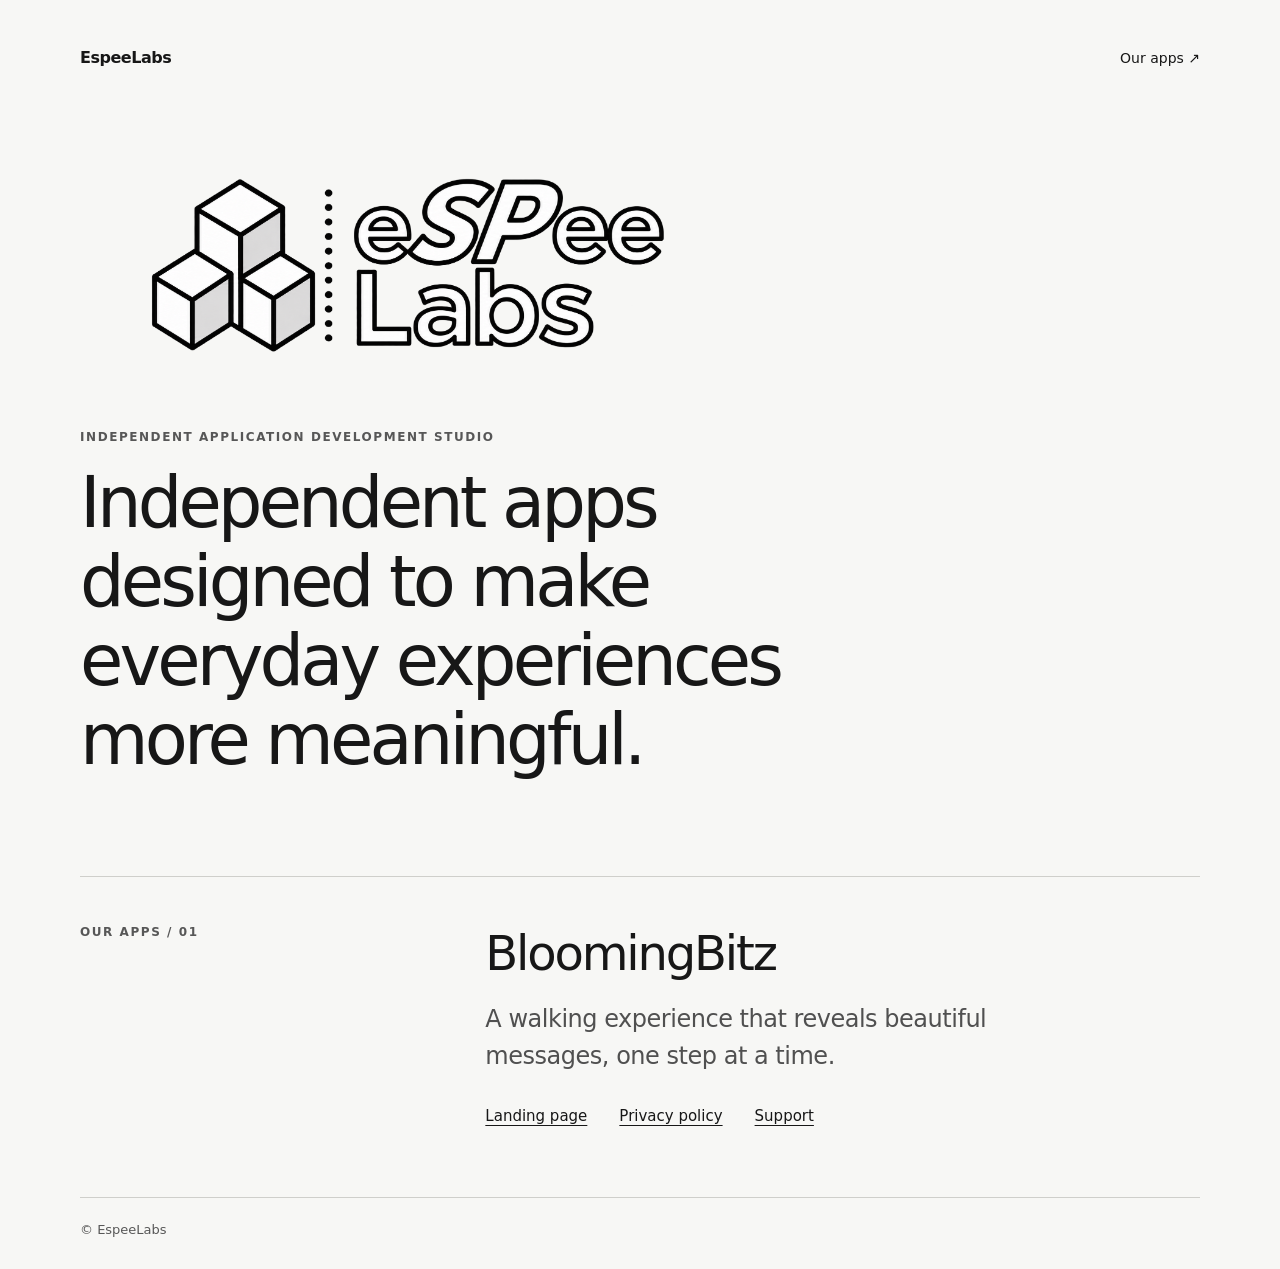
<file: index.html>
<!doctype html>
<html lang="en">
<head>
  <meta charset="utf-8">
  <meta name="viewport" content="width=device-width, initial-scale=1">
  <meta name="description" content="EspeeLabs is an independent application development studio. Independent apps designed to make everyday experiences more meaningful.">
  <meta name="author" content="EspeeLabs">
  <meta name="color-scheme" content="light">
  <title>EspeeLabs — Independent apps</title>
  <style>
    :root { color-scheme: light; font-family: ui-sans-serif, system-ui, -apple-system, BlinkMacSystemFont, "Segoe UI", sans-serif; color: #171717; background: #f7f7f5; }
    * { box-sizing: border-box; }
    body { margin: 0; }
    a { color: inherit; text-underline-offset: .25em; }
    a:hover { text-decoration-thickness: .14em; }
    a:focus-visible { outline: 2px solid currentColor; outline-offset: 6px; border-radius: 2px; }
    .page { width: min(100% - 64px, 1120px); margin-inline: auto; }
    header { padding-block: 48px 24px; display: flex; justify-content: space-between; align-items: center; gap: 24px; }
    .identity { font-size: 1rem; font-weight: 650; letter-spacing: -.03em; }
    nav { font-size: .875rem; }
    nav a { text-decoration: none; }
    nav a:hover { text-decoration: underline; }
    .hero { padding-block: 64px 96px; }
    .logo { display: block; width: min(100%, 600px); height: auto; margin-bottom: 56px; }
    .eyebrow { margin: 0 0 20px; color: #575757; font-size: .75rem; font-weight: 600; letter-spacing: .13em; text-transform: uppercase; }
    h1 { max-width: 950px; margin: 0; font-size: clamp(2.5rem, 5.5vw, 4.5rem); font-weight: 500; line-height: 1.12; letter-spacing: -.055em; text-wrap: balance; }
    .app { border-top: 1px solid #cfcfcb; padding-block: 48px 72px; display: grid; grid-template-columns: 1fr 2fr; gap: 48px; }
    .app h2 { margin: 0 0 20px; font-size: clamp(2rem, 4vw, 3rem); font-weight: 500; letter-spacing: -.045em; }
    .description { max-width: 540px; margin: 0; color: #505050; font-size: clamp(1.125rem, 2vw, 1.5rem); line-height: 1.55; letter-spacing: -.02em; }
    .app h2 a { text-decoration: none; }
    .app h2 a:hover { text-decoration: underline; }
    .links { display: flex; flex-wrap: wrap; gap: 20px 32px; margin-top: 32px; font-size: .9375rem; }
    footer { border-top: 1px solid #cfcfcb; padding-block: 24px 32px; color: #575757; font-size: .8125rem; }
    footer p { margin: 0; }
    @media (max-width: 600px) {
      .page { width: calc(100% - 40px); }
      header { padding-top: 28px; }
      .hero { padding-block: 48px 64px; }
      .logo { margin-bottom: 40px; }
      .app { grid-template-columns: 1fr; gap: 12px; padding-block: 32px 48px; }
    }
  </style>
</head>
<body>
  <div class="page">
    <header>
      <span class="identity">EspeeLabs</span>
      <nav aria-label="Main navigation"><a href="#bloomingbitz">Our apps <span aria-hidden="true">↗</span></a></nav>
    </header>
    <main>
      <section class="hero" aria-labelledby="intro">
        <img class="logo" src="assets/espeelabs-logo.png" alt="EspeeLabs" width="1968" height="719">
        <p class="eyebrow">Independent application development studio</p>
        <h1 id="intro">Independent apps designed to make everyday experiences more meaningful.</h1>
      </section>
      <section class="app" id="bloomingbitz" aria-labelledby="app-name">
        <p class="eyebrow">Our apps / 01</p>
        <div>
          <h2 id="app-name"><a href="/bloomingbitz/">BloomingBitz</a></h2>
          <p class="description">A walking experience that reveals beautiful messages, one step at a time.</p>
          <div class="links">
            <a href="/bloomingbitz/">Landing page</a>
            <a href="/bloomingbitz/privacy/">Privacy policy</a>
            <a href="/bloomingbitz/support/">Support</a>
          </div>
        </div>
      </section>
    </main>
    <footer><p>© EspeeLabs</p></footer>
  </div>
</body>
</html>
</file>
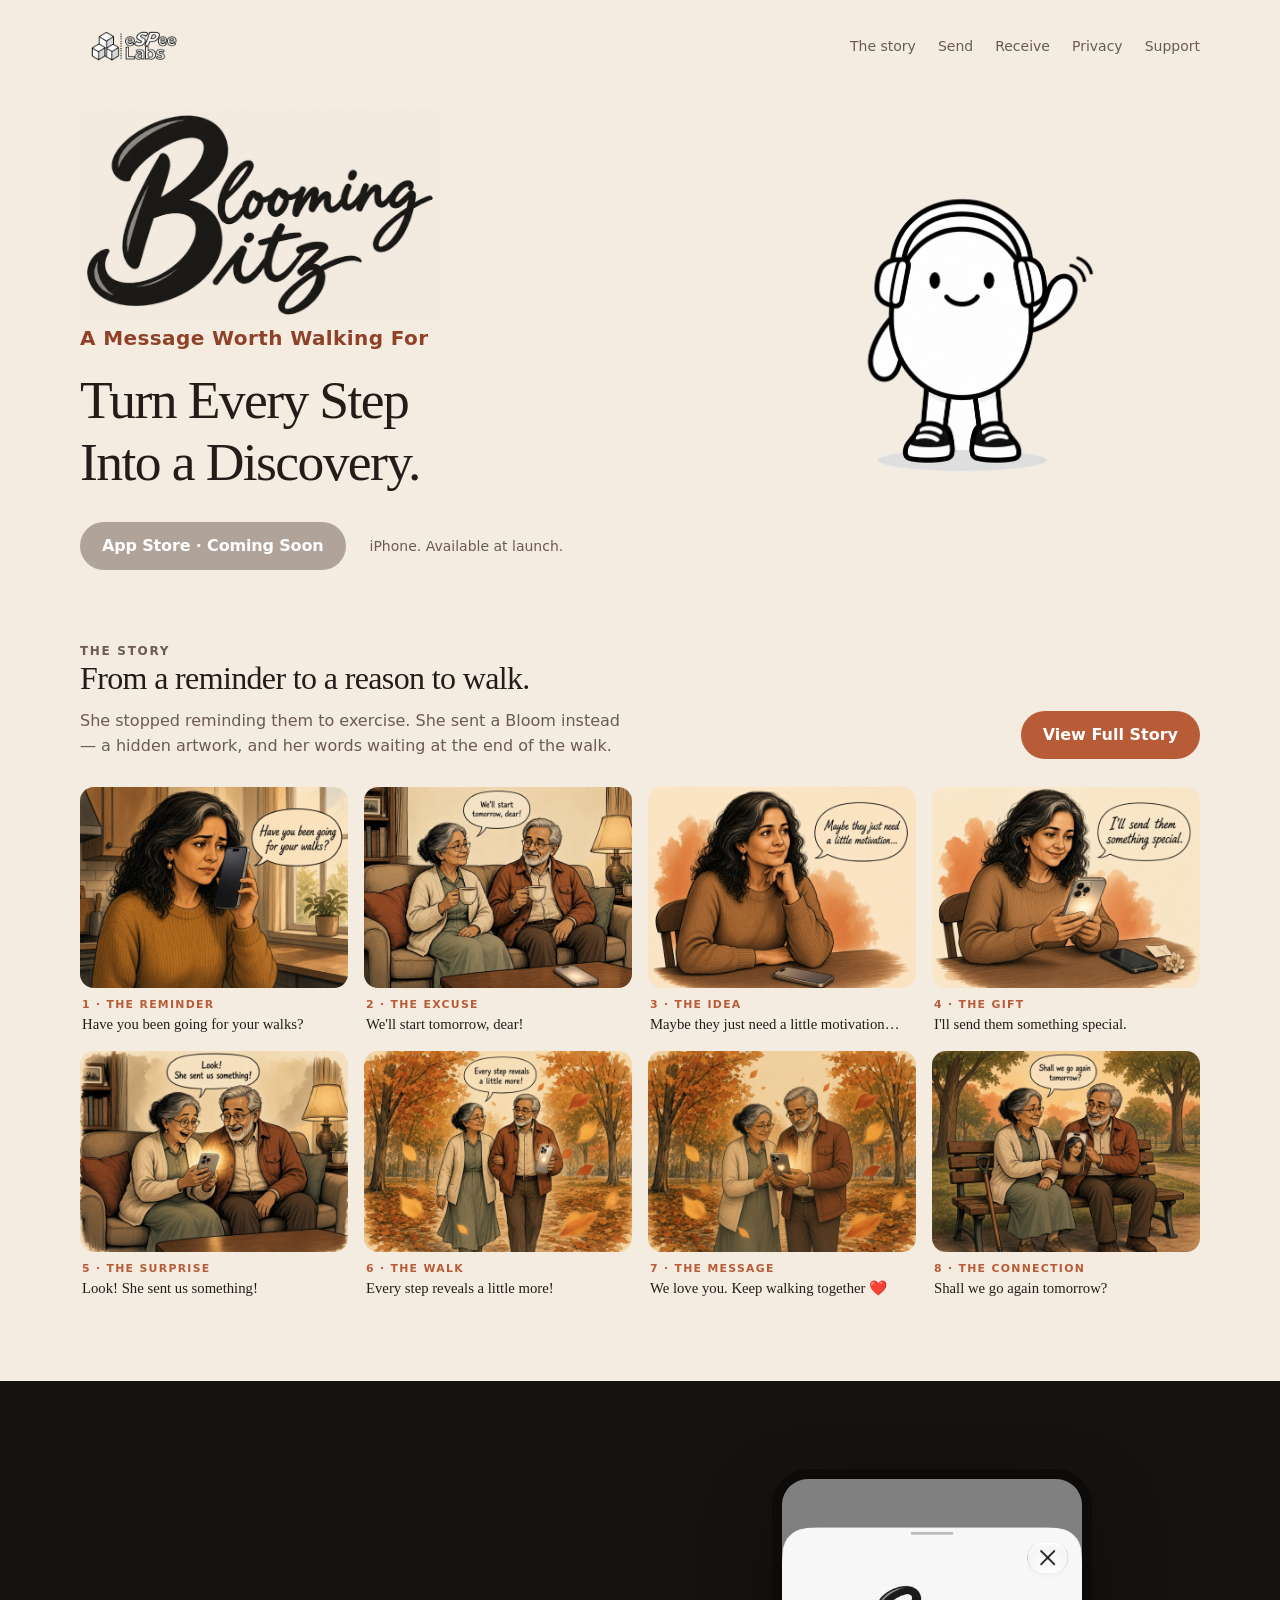
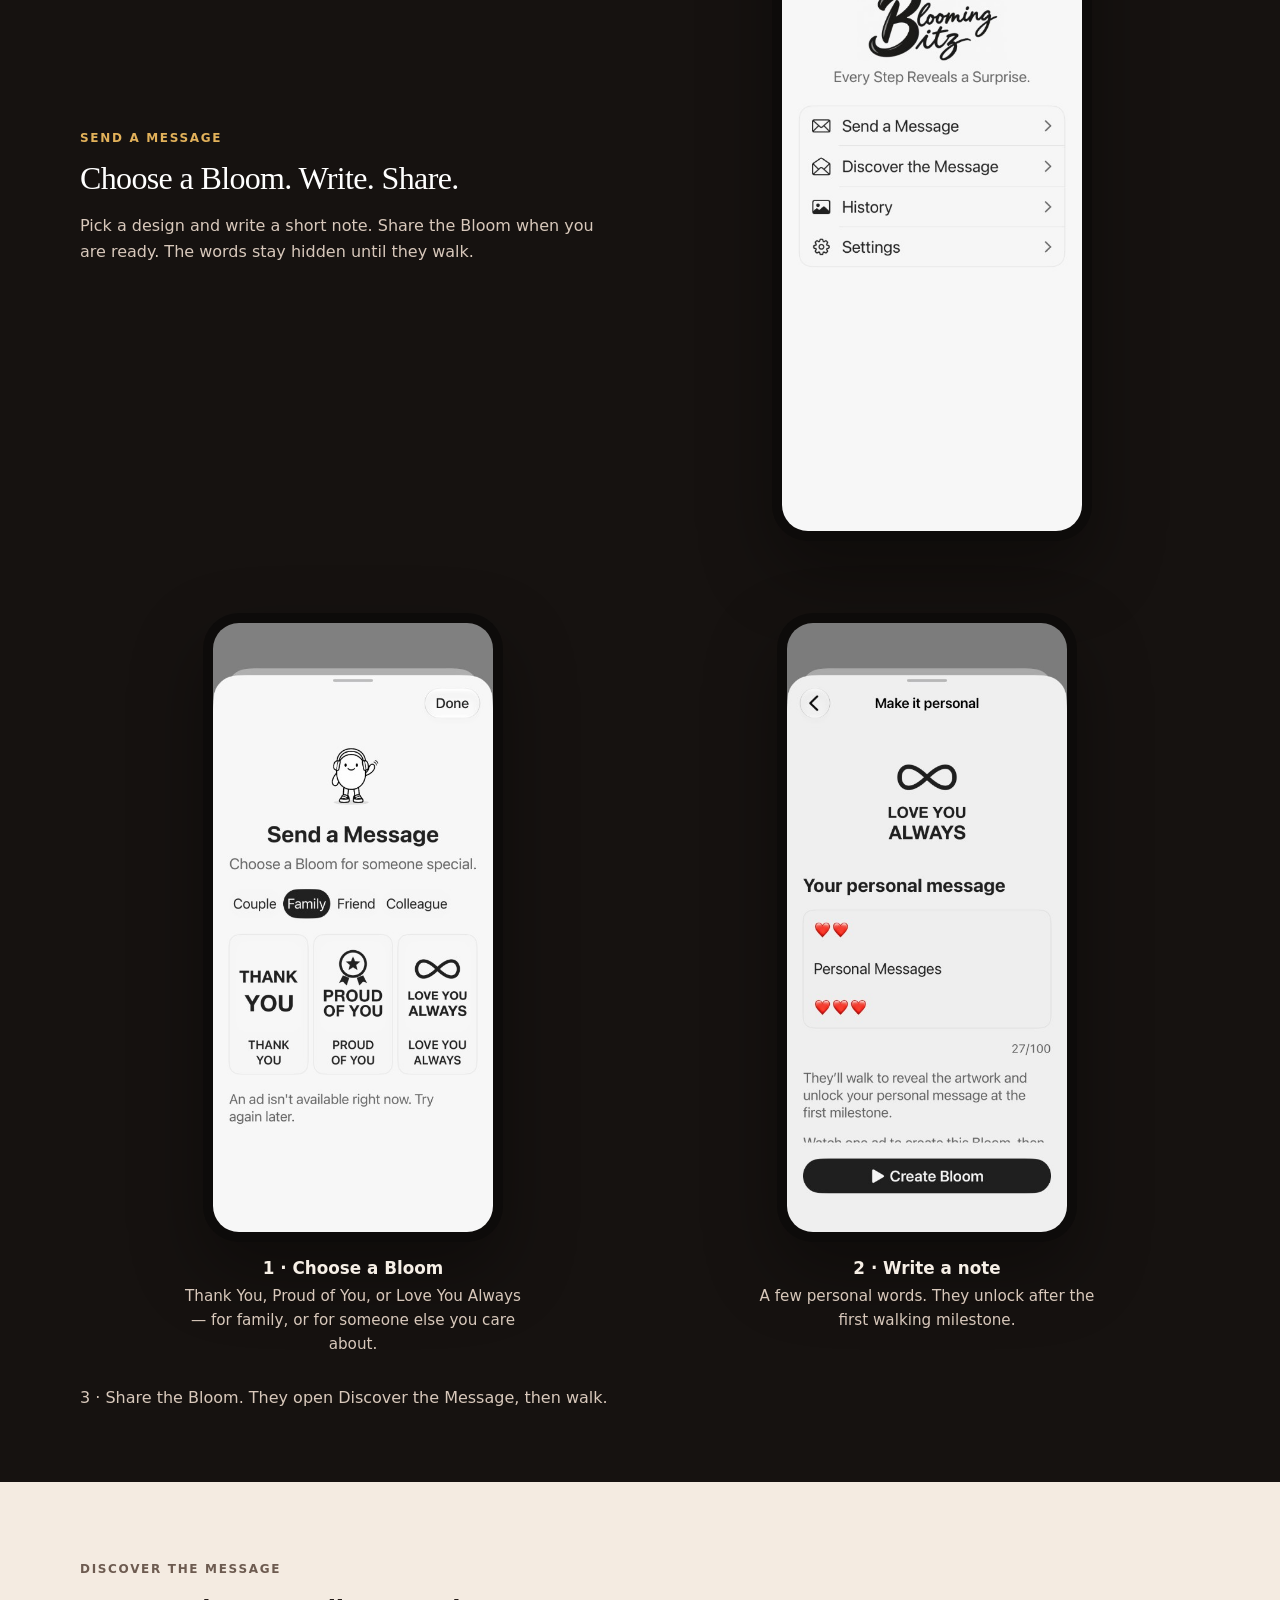
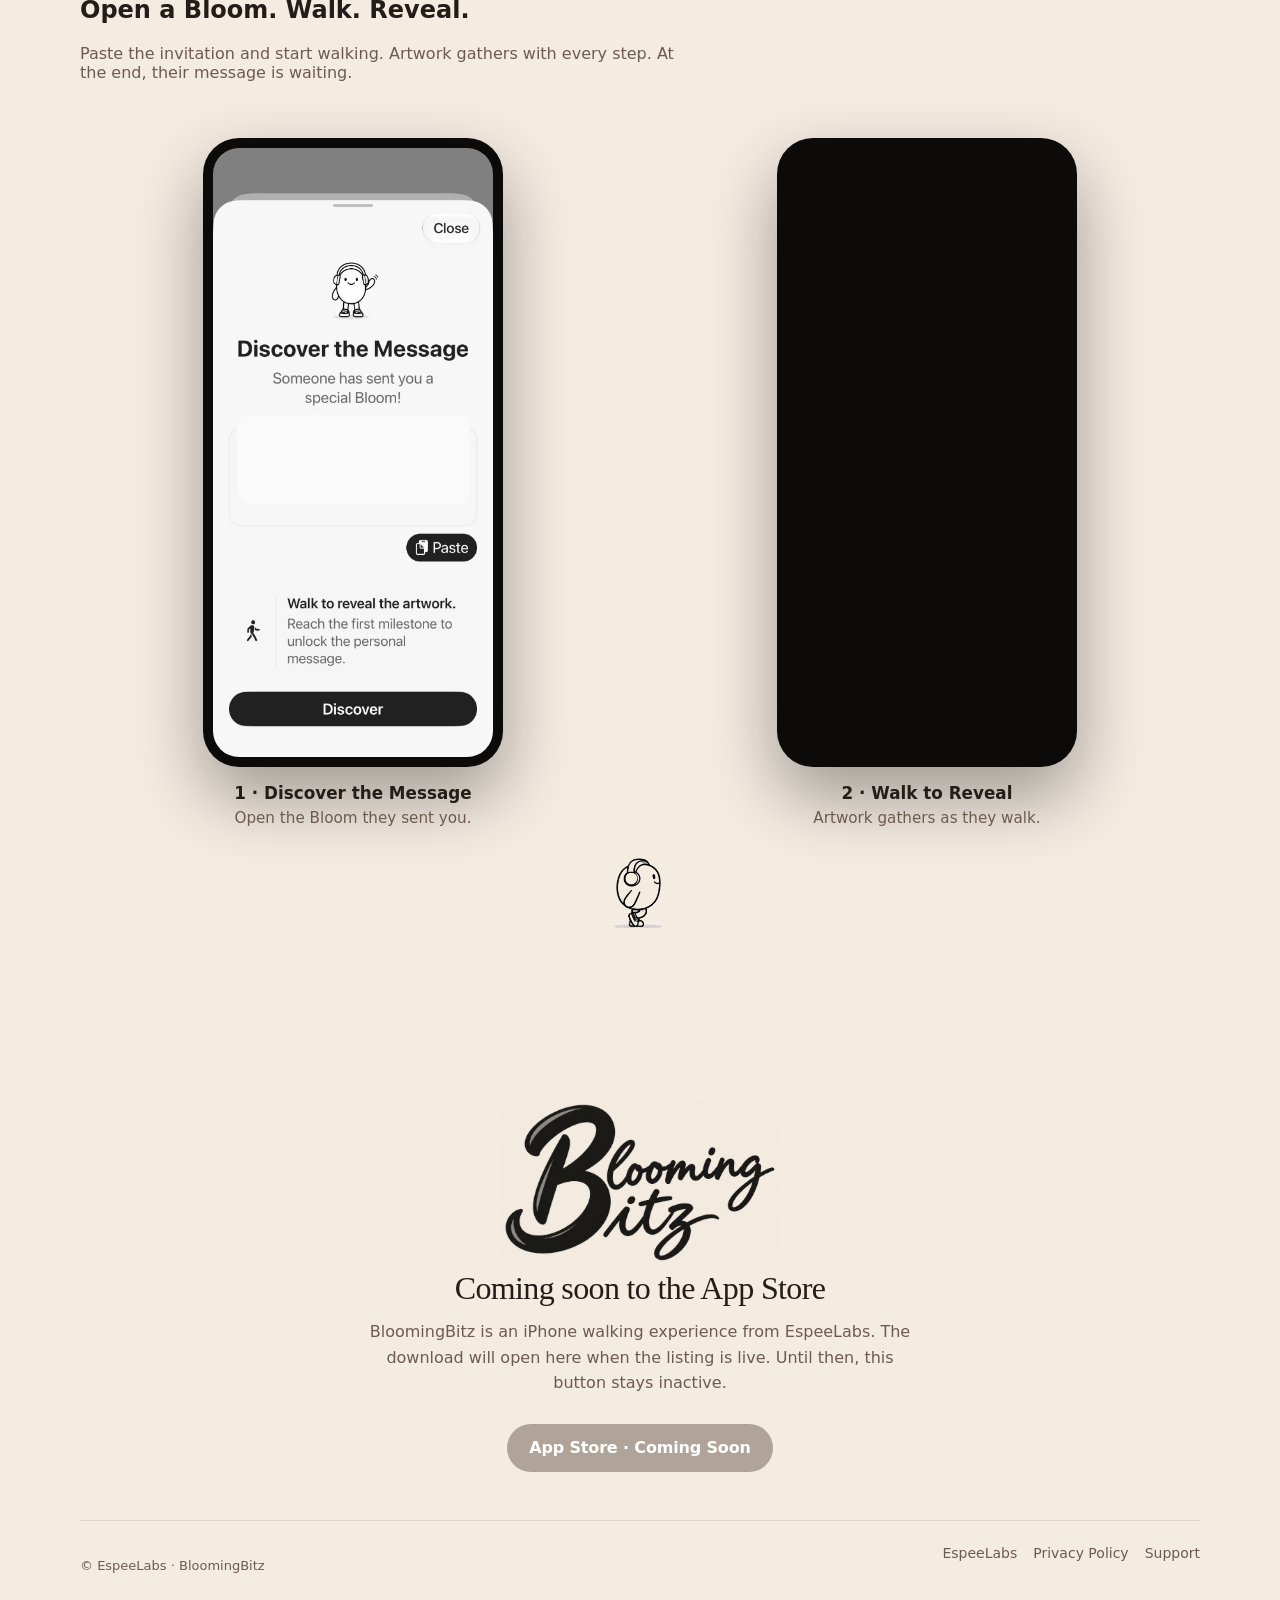
<file: bloomingbitz/index.html>
<!doctype html>
<html lang="en">
<head>
  <meta charset="utf-8">
  <meta name="viewport" content="width=device-width, initial-scale=1">
  <title>BloomingBitz — A Message Worth Walking For</title>
  <meta name="description" content="A daughter sends a Bloom. Her parents walk, artwork unfolds, and a hidden message waits at the end. BloomingBitz: a message worth walking for.">
  <meta name="author" content="EspeeLabs">
  <meta name="color-scheme" content="light">
  <meta name="theme-color" content="#f4ebe1">
  <link rel="canonical" href="https://espeelabs.com/bloomingbitz/">
  <link rel="icon" href="media/icon.png" type="image/png">
  <link rel="apple-touch-icon" href="media/icon.png">
  <meta property="og:type" content="website">
  <meta property="og:site_name" content="EspeeLabs">
  <meta property="og:title" content="BloomingBitz — A Message Worth Walking For">
  <meta property="og:description" content="Walking toward a message from someone who loves you.">
  <meta property="og:url" content="https://espeelabs.com/bloomingbitz/">
  <meta property="og:image" content="https://espeelabs.com/bloomingbitz/media/icon.png">
  <meta property="og:image:alt" content="BloomingBitz app icon">
  <meta name="twitter:card" content="summary">
  <meta name="twitter:title" content="BloomingBitz — A Message Worth Walking For">
  <meta name="twitter:description" content="Walking toward a message from someone who loves you.">
  <meta name="twitter:image" content="https://espeelabs.com/bloomingbitz/media/icon.png">
  <script type="application/ld+json">
  {
    "@context": "https://schema.org",
    "@type": "SoftwareApplication",
    "name": "BloomingBitz",
    "applicationCategory": "HealthApplication",
    "operatingSystem": "iOS",
    "url": "https://espeelabs.com/bloomingbitz/",
    "image": "https://espeelabs.com/bloomingbitz/media/icon.png",
    "description": "A walking experience that reveals hidden artwork and a personal message, one step at a time.",
    "author": { "@type": "Organization", "name": "EspeeLabs", "url": "https://espeelabs.com/" }
  }
  </script>
  <style>
    :root {
      color-scheme: light;
      --paper: #f4ebe1;
      --paper-2: #fbf5ee;
      --ink: #241c18;
      --muted: #6d5b50;
      --line: #e2d3c6;
      --terracotta: #b85c38;
      --terracotta-deep: #8f4228;
      --peach: #f3d7c4;
      --night: #161210;
      --night-2: #221b17;
      --gold: #e2b15a;
      font-family: ui-sans-serif, system-ui, -apple-system, BlinkMacSystemFont, "Segoe UI", sans-serif;
      color: var(--ink);
      background: var(--paper);
    }
    * { box-sizing: border-box; }
    html { scroll-behavior: smooth; }
    body { margin: 0; }
    img { max-width: 100%; height: auto; }
    a { color: inherit; text-underline-offset: .2em; }
    a:hover { text-decoration-thickness: .12em; }
    a:focus-visible, button:focus-visible, .store-btn:focus-visible {
      outline: 2px solid var(--terracotta);
      outline-offset: 4px;
      border-radius: 4px;
    }
    .skip {
      position: absolute;
      left: 12px;
      top: -40px;
      background: var(--ink);
      color: var(--paper);
      padding: .6rem 1rem;
      z-index: 10;
    }
    .skip:focus { top: 12px; }
    .wrap { width: min(100% - 40px, 1120px); margin-inline: auto; }
    header {
      display: flex;
      justify-content: space-between;
      align-items: center;
      gap: 20px;
      padding-block: 28px 8px;
    }
    .brand {
      display: block;
      flex: 0 0 auto;
      text-decoration: none;
      line-height: 0;
    }
    .brand img {
      display: block;
      height: 36px;
      width: auto;
    }
    nav { display: flex; flex-wrap: wrap; gap: 8px 22px; font-size: .875rem; }
    nav a { text-decoration: none; color: var(--muted); }
    nav a:hover { color: var(--ink); text-decoration: underline; }
    .hero {
      display: grid;
      grid-template-columns: 1.15fr .85fr;
      gap: 40px;
      align-items: center;
      padding-block: 36px 72px;
    }
    .logo {
      display: block;
      width: min(100%, 360px);
      margin: 0 0 4px;
      mix-blend-mode: multiply;
    }
    .subtitle {
      margin: 0 0 20px;
      color: var(--terracotta-deep);
      font-size: clamp(1.05rem, 2vw, 1.25rem);
      font-weight: 600;
      letter-spacing: .02em;
    }
    h1 {
      margin: 0 0 28px;
      font-family: "Iowan Old Style", "Palatino Linotype", Palatino, Georgia, serif;
      font-size: clamp(2rem, 5vw, 3.35rem);
      font-weight: 500;
      line-height: 1.15;
      letter-spacing: -.03em;
      text-wrap: balance;
    }
    .lede {
      margin: 0 0 28px;
      max-width: 36rem;
      color: var(--muted);
      font-size: 1.125rem;
      line-height: 1.55;
    }
    .hero-visual {
      position: relative;
      min-height: 280px;
      display: grid;
      place-items: end center;
    }
    .beebee {
      width: min(58%, 280px);
      display: block;
    }
    .cta-row { display: flex; flex-wrap: wrap; align-items: center; gap: 16px 24px; }
    .store-btn {
      display: inline-flex;
      align-items: center;
      justify-content: center;
      min-height: 48px;
      padding: 12px 22px;
      border-radius: 999px;
      background: #b0a49a;
      color: #fff;
      font-weight: 600;
      letter-spacing: -.01em;
      cursor: not-allowed;
      user-select: none;
    }
    .cta-note { margin: 0; color: var(--muted); font-size: .875rem; }
    .story { padding-bottom: 80px; }
    .story-head {
      display: flex;
      flex-wrap: wrap;
      align-items: flex-end;
      justify-content: space-between;
      gap: 16px 24px;
      margin-bottom: 28px;
    }
    .story-copy { max-width: 34rem; }
    .story-head h2 { margin-bottom: 8px; }
    .story-view {
      min-height: 48px;
      padding: 12px 22px;
      border: 0;
      border-radius: 999px;
      background: var(--terracotta);
      color: #fff;
      font: inherit;
      font-weight: 650;
      cursor: pointer;
    }
    .story-view:focus-visible {
      outline: 2px solid var(--terracotta-deep);
      outline-offset: 4px;
    }
    .comic {
      list-style: none;
      margin: 0;
      padding: 0;
      display: grid;
      grid-template-columns: repeat(4, 1fr);
      gap: 14px 16px;
    }
    .comic figure { margin: 0; }
    .comic img {
      display: block;
      width: 100%;
      height: auto;
      aspect-ratio: 4 / 3;
      object-fit: cover;
      border-radius: 14px;
      background: #ead9cc;
    }
    .comic figcaption { padding: 10px 2px 2px; }
    .comic-title {
      display: block;
      font-size: .68rem;
      font-weight: 700;
      letter-spacing: .12em;
      text-transform: uppercase;
      color: var(--terracotta);
      margin-bottom: 4px;
    }
    .comic q {
      display: block;
      quotes: none;
      font-family: "Iowan Old Style", "Palatino Linotype", Palatino, Georgia, serif;
      font-size: .92rem;
      line-height: 1.35;
      color: var(--ink);
    }
    .kicker {
      margin: 0 0 12px;
      color: var(--terracotta);
      font-size: .75rem;
      font-weight: 700;
      letter-spacing: .14em;
      text-transform: uppercase;
    }
    .story-head h2, .panel h2, .cta-band h2 {
      margin: 0 0 12px;
      font-family: "Iowan Old Style", "Palatino Linotype", Palatino, Georgia, serif;
      font-size: clamp(1.5rem, 3vw, 2rem);
      font-weight: 500;
      letter-spacing: -.02em;
    }
    .story-head p { margin: 0; color: var(--muted); line-height: 1.55; }
    .band { background: var(--night); color: #f6efe6; }
    .band .wrap { padding-block: 72px; }
    .band h2 { color: #fff; }
    .band .kicker { color: var(--gold); }
    .panel p, .steps p, .band .flow-step p, .band .journey-head p, .band .share-note { color: #d8c8bb; line-height: 1.6; }
    .journey-head { max-width: 38rem; margin-bottom: 36px; }
    .journey-head p { margin: 0; }
    .flow {
      list-style: none;
      margin: 40px 0 0;
      padding: 0;
      display: grid;
      grid-template-columns: repeat(2, 1fr);
      gap: 32px 28px;
      align-items: start;
    }
    .flow-3 { grid-template-columns: repeat(3, 1fr); }
    .flow-step { margin: 0; text-align: center; }
    .flow-step .phone { width: min(100%, 300px); }
    .flow-step h3 {
      margin: 16px 0 6px;
      font-size: 1.05rem;
      font-weight: 650;
    }
    .flow-step p { margin: 0 auto; max-width: 22rem; font-size: .95rem; }
    .bloom-reveal-frames {
      position: relative;
      aspect-ratio: 471 / 1024;
    }
    .bloom-reveal-frames img {
      position: absolute;
      inset: 0;
      width: 100%;
      height: 100%;
      object-fit: contain;
      border-radius: 26px;
      opacity: 0;
      animation: bloom-reveal-1 12s linear infinite;
    }
    .bloom-reveal-frames img:nth-child(2) { animation-name: bloom-reveal-2; }
    .bloom-reveal-frames img:nth-child(3) { animation-name: bloom-reveal-3; }
    .bloom-reveal-frames img:nth-child(4) { animation-name: bloom-reveal-4; }
    .bloom-reveal-frames img:nth-child(5) { animation-name: bloom-reveal-5; }
    .bloom-reveal-frames img:nth-child(6) { animation-name: bloom-reveal-6; }
    @keyframes bloom-reveal-1 {
      0%, 9.167% { opacity: 1; }
      12.5%, 96.667% { opacity: 0; }
      100% { opacity: 1; }
    }
    @keyframes bloom-reveal-2 {
      0%, 9.167% { opacity: 0; }
      12.5%, 21.667% { opacity: 1; }
      25%, 100% { opacity: 0; }
    }
    @keyframes bloom-reveal-3 {
      0%, 21.667% { opacity: 0; }
      25%, 34.167% { opacity: 1; }
      37.5%, 100% { opacity: 0; }
    }
    @keyframes bloom-reveal-4 {
      0%, 34.167% { opacity: 0; }
      37.5%, 46.667% { opacity: 1; }
      50%, 100% { opacity: 0; }
    }
    @keyframes bloom-reveal-5 {
      0%, 46.667% { opacity: 0; }
      50%, 59.167% { opacity: 1; }
      62.5%, 100% { opacity: 0; }
    }
    @keyframes bloom-reveal-6 {
      0%, 59.167% { opacity: 0; }
      62.5%, 96.667% { opacity: 1; }
      100% { opacity: 0; }
    }
    .share-note { margin: 28px 0 0; max-width: 36rem; }
    .light-section .flow-step p { color: var(--muted); }
    .light-section .journey-head p { color: var(--muted); }
    .split {
      display: grid;
      grid-template-columns: 1fr 1fr;
      gap: 48px;
      align-items: center;
    }
    .steps { list-style: none; margin: 24px 0 0; padding: 0; display: grid; gap: 18px; }
    .steps li {
      display: grid;
      grid-template-columns: auto 1fr;
      gap: 14px;
      align-items: start;
    }
    .num {
      width: 32px;
      height: 32px;
      border-radius: 50%;
      display: grid;
      place-items: center;
      background: #3a2d26;
      color: var(--gold);
      font-size: .8rem;
      font-weight: 700;
    }
    .steps h3 { margin: 4px 0 4px; font-size: 1.05rem; }
    .steps p { margin: 0; font-size: .95rem; }
    .ink-copy { color: var(--muted); line-height: 1.6; max-width: 36rem; }
    .ink-steps { color: var(--ink); }
    .ink-steps .num { background: #ead9cc; color: var(--terracotta-deep); }
    .ink-steps p { color: var(--muted); }
    .cap { display: block; margin-top: 12px; text-align: center; font-size: .85rem; color: #c9b8aa; }
    .cap-ink { color: var(--muted); }
    .phone {
      width: min(100%, 320px);
      margin-inline: auto;
      background: #0d0b0a;
      border-radius: 36px;
      padding: 10px;
      box-shadow: 0 30px 70px rgba(0,0,0,.35);
    }
    .phone img { display: block; width: 100%; height: auto; border-radius: 26px; }
    .phone .bloom-reveal-frames img {
      height: 100%;
      object-fit: contain;
    }
    .light-section { padding-block: 80px; }
    .placeholder {
      min-height: 280px;
      border: 1.5px dashed #c9b6a6;
      border-radius: 24px;
      background: repeating-linear-gradient(-45deg, #fbf5ee, #fbf5ee 12px, #f3e7db 12px, #f3e7db 24px);
      display: grid;
      place-items: center;
      text-align: center;
      padding: 28px;
      color: var(--muted);
    }
    .placeholder strong { display: block; color: var(--ink); margin-bottom: 8px; }
    .trio {
      display: grid;
      grid-template-columns: repeat(3, 1fr);
      gap: 20px;
      margin-top: 48px;
      align-items: stretch;
    }
    .trio .phone, .trio .placeholder { width: 100%; }
    .trio .placeholder { min-height: 100%; }
    .gallery {
      display: grid;
      grid-template-columns: repeat(3, 1fr);
      gap: 20px;
      margin-top: 40px;
    }
    .gallery.pair { grid-template-columns: 1fr 1fr; align-items: end; }
    .gallery figure { margin: 0; }
    .gallery figcaption {
      margin-top: 10px;
      color: var(--muted);
      font-size: .85rem;
      text-align: center;
    }
    .stages {
      margin-top: 48px;
      background: var(--night);
      border-radius: 28px;
      padding: 20px;
    }
    .stages-grid {
      display: grid;
      grid-template-columns: repeat(3, 1fr);
      gap: 12px;
    }
    .stages-grid img {
      display: block;
      width: 100%;
      height: auto;
      border-radius: 16px;
      background: #111;
    }
    .cta-band {
      text-align: center;
      padding-block: 72px 48px;
    }
    .cta-band .logo { width: min(70%, 280px); margin-inline: auto; }
    .cta-band p { max-width: 34rem; margin: 0 auto 28px; color: var(--muted); line-height: 1.6; }
    .cta-band .cta-row { justify-content: center; }
    footer {
      border-top: 1px solid var(--line);
      padding-block: 24px 40px;
      color: var(--muted);
      font-size: .8125rem;
      display: flex;
      flex-wrap: wrap;
      justify-content: space-between;
      gap: 12px 24px;
    }
    footer nav { gap: 16px; }
    .walk-row {
      display: flex;
      align-items: flex-end;
      gap: 16px;
      justify-content: center;
      margin-top: 8px;
    }
    .walk-row img { width: 92px; }
    @media (max-width: 860px) {
      header { flex-wrap: wrap; align-items: flex-start; }
      .brand img { height: 28px; }
      nav { width: 100%; }
      .hero, .split, .gallery, .trio, .flow, .flow-3 { grid-template-columns: 1fr; }
      .comic { grid-template-columns: 1fr 1fr; gap: 12px 12px; }
      .stages-grid { grid-template-columns: 1fr 1fr; }
      .flow-step .phone { width: min(100%, 280px); }
      .comic-viewer .comic { grid-template-columns: 1fr; gap: 20px; }
      .comic-viewer img { object-fit: cover; }
      .comic-viewer q { font-size: 1.05rem; }
      .comic-lightbox { padding: 0; }
      .comic-lightbox-sheet {
        width: 100%;
        max-height: 100dvh;
        border-radius: 0;
        padding: 12px 16px 24px;
      }
      .comic q { font-size: .82rem; }
      .hero { padding-block: 20px 48px; gap: 12px; }
      .hero-visual { min-height: 0; justify-items: start; }
      .beebee { width: 120px; }
      .story { padding-bottom: 56px; }
      .light-section, .band .wrap, .cta-band { padding-block: 56px; }
    }
    @media (prefers-reduced-motion: reduce) {
      html { scroll-behavior: auto; }
      .comic-lightbox, .comic-lightbox-sheet { transition: none; }
      .bloom-reveal-frames img { animation: none; opacity: 0; }
      .bloom-reveal-frames img:last-child { opacity: 1; }
    }
    body.comic-lb-open { overflow: hidden; }
    .comic-lightbox {
      position: fixed;
      inset: 0;
      z-index: 80;
      display: none;
      align-items: center;
      justify-content: center;
      padding: 16px;
    }
    .comic-lightbox.is-open { display: flex; }
    .comic-lightbox-backdrop {
      position: absolute;
      inset: 0;
      background: rgba(22, 18, 16, .78);
    }
    .comic-lightbox-sheet {
      position: relative;
      z-index: 1;
      width: min(100%, 1160px);
      height: auto;
      max-height: calc(100dvh - 32px);
      display: flex;
      flex-direction: column;
      gap: 12px;
      background: var(--paper-2);
      color: var(--ink);
      border-radius: 20px;
      padding: 16px 16px 20px;
      box-shadow: 0 24px 80px rgba(0,0,0,.35);
    }
    .comic-lightbox-toolbar {
      display: flex;
      justify-content: space-between;
      align-items: center;
      gap: 12px;
      flex: 0 0 auto;
    }
    .comic-lightbox-toolbar h2 {
      margin: 0;
      font-family: "Iowan Old Style", "Palatino Linotype", Palatino, Georgia, serif;
      font-size: 1.25rem;
      font-weight: 500;
    }
    .comic-lb-close {
      min-width: 44px;
      min-height: 44px;
      padding: 0 16px;
      border: 0;
      border-radius: 999px;
      background: #ead9cc;
      color: var(--ink);
      font: inherit;
      font-weight: 600;
      cursor: pointer;
    }
    .comic-lb-close:focus-visible,
    .story-view:focus-visible {
      outline: 2px solid var(--terracotta);
      outline-offset: 3px;
    }
    .comic-viewer {
      overflow: auto;
      min-height: 0;
      flex: 0 1 auto;
      -webkit-overflow-scrolling: touch;
    }
    .comic-viewer .comic {
      grid-template-columns: repeat(4, 1fr);
    }
    .comic-viewer img { object-fit: contain; background: #ead9cc; }
    .comic-viewer q { font-size: 1rem; }
    @media (max-width: 860px) {
      .comic-viewer .comic { grid-template-columns: 1fr; gap: 20px; }
      .comic-viewer img { object-fit: cover; }
      .comic-viewer q { font-size: 1.05rem; }
      .comic-lightbox {
        padding: 0;
        align-items: center;
      }
      .comic-lightbox-sheet {
        width: 100%;
        max-height: 100dvh;
        height: auto;
        border-radius: 0;
        padding: 12px 16px 24px;
      }
    }
  </style>
</head>
<body>
  <a class="skip" href="#content">Skip to content</a>
  <div class="wrap">
    <header>
      <a class="brand" href="/">
        <img src="/assets/espeelabs-logo.png" width="1968" height="719" alt="EspeeLabs">
      </a>
      <nav aria-label="Page">
        <a href="#story">The story</a>
        <a href="#send">Send</a>
        <a href="#receive">Receive</a>
        <a href="/bloomingbitz/privacy/">Privacy</a>
        <a href="/bloomingbitz/support/">Support</a>
      </nav>
    </header>
  </div>

  <main id="content">
    <div class="wrap">
      <section class="hero" aria-labelledby="promise">
        <div>
          <img class="logo" src="media/logo.png" width="804" height="479" alt="BloomingBitz">
          <p class="subtitle">A Message Worth Walking For</p>
          <h1 id="promise">Turn Every Step Into a Discovery.</h1>
          <div class="cta-row">
            <span class="store-btn" role="note" aria-disabled="true">App Store · Coming Soon</span>
            <p class="cta-note">iPhone. Available at launch.</p>
          </div>
        </div>
        <div class="hero-visual">
          <img class="beebee" src="media/beebee-waving.png" width="541" height="720" alt="Beebee, the BloomingBitz mascot, waving">
        </div>
      </section>

      <section class="story" id="story" aria-labelledby="story-title">
        <div class="story-head">
          <div class="story-copy">
            <p class="kicker">The story</p>
            <h2 id="story-title">From a reminder to a reason to walk.</h2>
            <p>She stopped reminding them to exercise. She sent a Bloom instead — a hidden artwork, and her words waiting at the end of the walk.</p>
          </div>
          <button type="button" class="story-view" aria-haspopup="dialog" aria-controls="comic-lightbox">View Full Story</button>
        </div>
        <ol class="comic" id="comic-story">
          <li>
            <figure>
              <img src="media/comic/01.jpg" width="1200" height="900" alt="A daughter in her forties calls her parents on a modern iPhone from her kitchen.">
              <figcaption><span class="comic-title">1 · The Reminder</span><q>Have you been going for your walks?</q></figcaption>
            </figure>
          </li>
          <li>
            <figure>
              <img src="media/comic/02.jpg" width="1200" height="900" alt="Her parents sit on the sofa with tea, receiving her call on a modern iPhone.">
              <figcaption><span class="comic-title">2 · The Excuse</span><q>We'll start tomorrow, dear!</q></figcaption>
            </figure>
          </li>
          <li>
            <figure>
              <img src="media/comic/03.jpg" width="1200" height="900" alt="The daughter sits thinking, her iPhone on the table beside her.">
              <figcaption><span class="comic-title">3 · The Idea</span><q>Maybe they just need a little motivation…</q></figcaption>
            </figure>
          </li>
          <li>
            <figure>
              <img src="media/comic/04.jpg" width="1200" height="900" alt="She creates a Bloom on her iPhone. The screen is a warm glow with no app interface shown.">
              <figcaption><span class="comic-title">4 · The Gift</span><q>I'll send them something special.</q></figcaption>
            </figure>
          </li>
          <li>
            <figure>
              <img src="media/comic/05.jpg" width="1200" height="900" alt="The parents discover the received Bloom together on a modern iPhone.">
              <figcaption><span class="comic-title">5 · The Surprise</span><q>Look! She sent us something!</q></figcaption>
            </figure>
          </li>
          <li>
            <figure>
              <img src="media/comic/06.jpg" width="1200" height="900" alt="The parents walk together in an autumn park, a modern iPhone visible in hand.">
              <figcaption><span class="comic-title">6 · The Walk</span><q>Every step reveals a little more!</q></figcaption>
            </figure>
          </li>
          <li>
            <figure>
              <img src="media/comic/07.jpg" width="1200" height="900" alt="They complete the Bloom and read her message on their iPhone, screen shown as a warm glow.">
              <figcaption><span class="comic-title">7 · The Message</span><q>We love you. Keep walking together ❤️</q></figcaption>
            </figure>
          </li>
          <li>
            <figure>
              <img src="media/comic/08.jpg" width="1200" height="900" alt="Happy parents make a video call to their daughter on a modern iPhone.">
              <figcaption><span class="comic-title">8 · The Connection</span><q>Shall we go again tomorrow?</q></figcaption>
            </figure>
          </li>
        </ol>
      </section>
    </div>

    <section class="band" id="send" aria-labelledby="send-title">
      <div class="wrap">
        <div class="split">
          <div class="panel">
            <p class="kicker">Send a Message</p>
            <h2 id="send-title">Choose a Bloom. Write. Share.</h2>
            <p>Pick a design and write a short note. Share the Bloom when you are ready. The words stay hidden until they walk.</p>
          </div>
          <figure class="phone">
            <img src="media/screenshot-home.jpg" width="471" height="1024" alt="BloomingBitz home menu with Send a Message, Discover the Message, History, and Settings">
          </figure>
        </div>
        <ol class="flow">
          <li class="flow-step">
            <figure class="phone">
              <img src="media/screenshot-send-choose.jpg" width="471" height="1024" alt="Send a Message: Family tab with Thank You, Proud of You, and Love You Always Bloom designs">
            </figure>
            <h3>1 · Choose a Bloom</h3>
            <p>Thank You, Proud of You, or Love You Always — for family, or for someone else you care about.</p>
          </li>
          <li class="flow-step">
            <figure class="phone">
              <img src="media/screenshot-send-write.jpg" width="471" height="1024" alt="Make it personal screen for a Love You Always Bloom, with a short sample note and Create Bloom">
            </figure>
            <h3>2 · Write a note</h3>
            <p>A few personal words. They unlock after the first walking milestone.</p>
          </li>
        </ol>
        <p class="share-note">3 · Share the Bloom. They open Discover the Message, then walk.</p>
      </div>
    </section>

    <section class="light-section" id="receive" aria-labelledby="receive-title">
      <div class="wrap">
        <div class="journey-head">
          <p class="kicker">Discover the Message</p>
          <h2 id="receive-title">Open a Bloom. Walk. Reveal.</h2>
          <p>Paste the invitation and start walking. Artwork gathers with every step. At the end, their message is waiting.</p>
        </div>
        <ol class="flow">
          <li class="flow-step">
            <figure class="phone">
              <img src="media/screenshot-discover.jpg" width="471" height="1024" alt="Discover the Message screen, with a paste field for a Bloom invitation and a Discover button">
            </figure>
            <h3>1 · Discover the Message</h3>
            <p>Open the Bloom they sent you.</p>
          </li>
          <li class="flow-step">
            <figure class="phone">
              <div class="bloom-reveal-frames">
                <img src="media/screenshot-walk-early.jpg" width="471" height="1024" alt="A Thank You Bloom revealing as the recipient walks, from the first fragments to the completed artwork">
                <img src="media/screenshot-walk-pause.jpg" width="471" height="1024" alt="" aria-hidden="true">
                <img src="media/screenshot-walk-mid.jpg" width="471" height="1024" alt="" aria-hidden="true">
                <img src="media/screenshot-walk-almost.jpg" width="471" height="1024" alt="" aria-hidden="true">
                <img src="media/screenshot-blooming.jpg" width="471" height="1024" alt="" aria-hidden="true">
                <img src="media/screenshot-thank-you-complete.jpg" width="471" height="1024" alt="" aria-hidden="true">
              </div>
            </figure>
            <h3>2 · Walk to Reveal</h3>
            <p>Artwork gathers as they walk.</p>
          </li>
        </ol>
        <div class="walk-row">
          <img src="media/beebee-walk.png" width="360" height="440" alt="Beebee walking">
        </div>
      </div>
    </section>

    <div class="wrap">
      <section class="cta-band" aria-labelledby="soon">
        <img class="logo" src="media/logo.png" width="804" height="479" alt="">
        <h2 id="soon">Coming soon to the App Store</h2>
        <p>BloomingBitz is an iPhone walking experience from EspeeLabs. The download will open here when the listing is live. Until then, this button stays inactive.</p>
        <div class="cta-row">
          <span class="store-btn" role="note" aria-disabled="true">App Store · Coming Soon</span>
        </div>
      </section>

      <footer>
        <p>© EspeeLabs · BloomingBitz</p>
        <nav aria-label="Footer">
          <a href="/">EspeeLabs</a>
          <a href="/bloomingbitz/privacy/">Privacy Policy</a>
          <a href="/bloomingbitz/support/">Support</a>
        </nav>
      </footer>
    </div>
  </main>
  <div id="comic-lightbox" class="comic-lightbox" hidden role="dialog" aria-modal="true" aria-labelledby="comic-viewer-title">
    <div class="comic-lightbox-backdrop" data-comic-close></div>
    <div class="comic-lightbox-sheet">
      <div class="comic-lightbox-toolbar">
        <h2 id="comic-viewer-title">The full story</h2>
        <button type="button" class="comic-lb-close" data-comic-close>Close</button>
      </div>
      <div class="comic-viewer" id="comic-viewer" tabindex="0" aria-label="Full comic story"></div>
    </div>
  </div>
  <script src="comic-lightbox.js" defer></script>
</body>
</html>
</file>
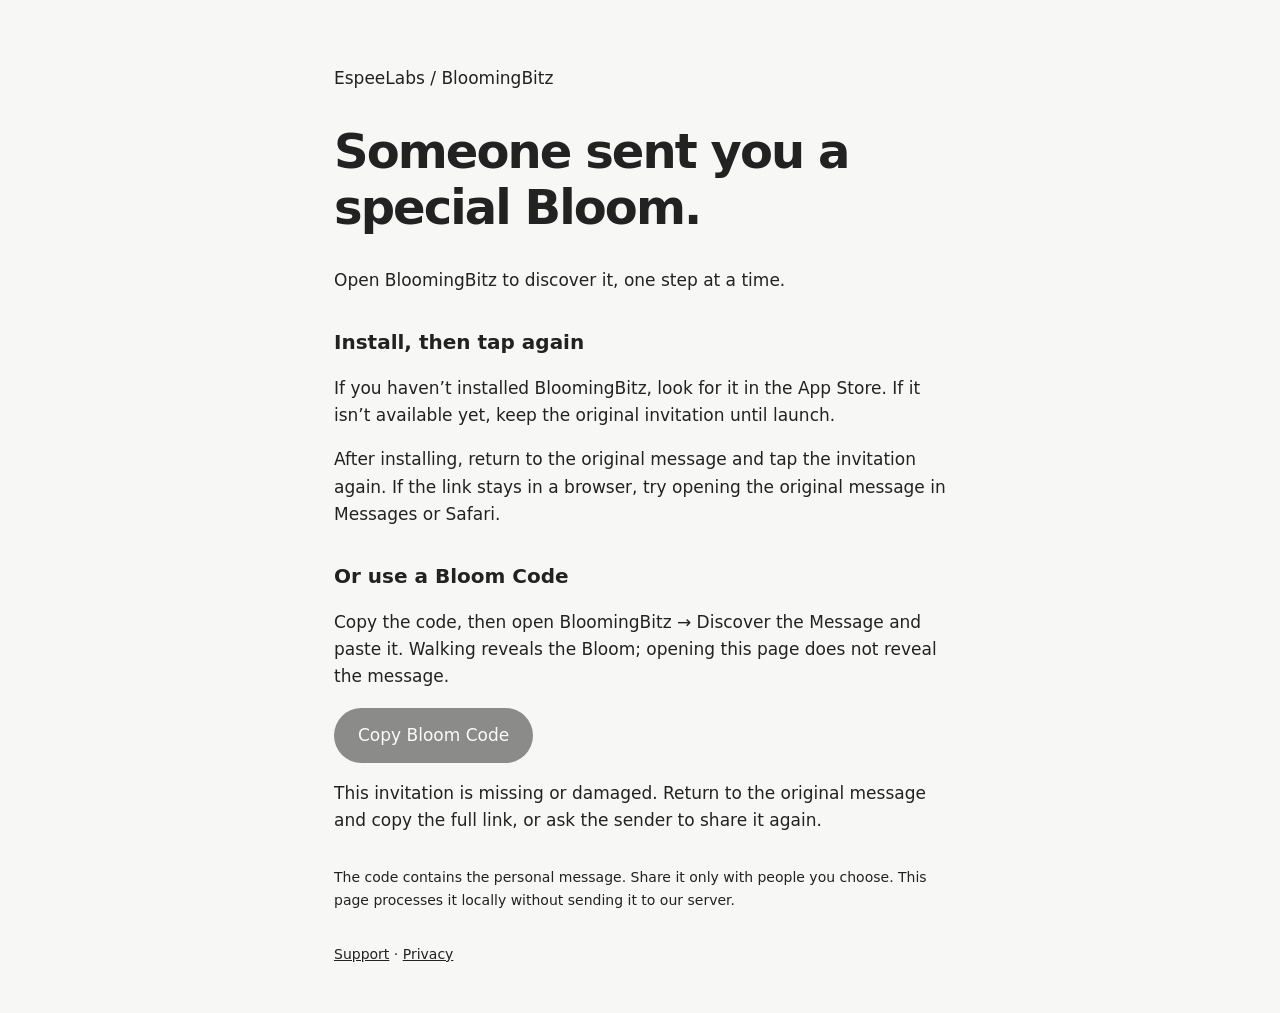
<file: bloomingbitz/b/index.html>
<!doctype html>
<html lang="en">
<head>
  <meta charset="utf-8">
  <meta name="viewport" content="width=device-width, initial-scale=1">
  <meta name="robots" content="noindex, nofollow">
  <meta name="referrer" content="no-referrer">
  <meta name="description" content="Someone sent you a special Bloom. Open BloomingBitz to discover it, one step at a time.">
  <meta property="og:title" content="A Bloom for you — BloomingBitz">
  <meta property="og:description" content="Discover a special Bloom, one step at a time.">
  <title>A Bloom for you — BloomingBitz</title>
  <link rel="stylesheet" href="invitation.css">
  <script src="invitation.js" defer></script>
</head>
<body>
  <main>
    <p>EspeeLabs / BloomingBitz</p>
    <h1>Someone sent you a special Bloom.</h1>
    <p>Open BloomingBitz to discover it, one step at a time.</p>
    <h2>Install, then tap again</h2>
    <p>If you haven’t installed BloomingBitz, look for it in the App Store. If it isn’t available yet, keep the original invitation until launch.</p>
    <p>After installing, return to the original message and tap the invitation again. If the link stays in a browser, try opening the original message in Messages or Safari.</p>
    <section aria-labelledby="copy-title">
      <h2 id="copy-title">Or use a Bloom Code</h2>
      <p>Copy the code, then open BloomingBitz → Discover the Message and paste it. Walking reveals the Bloom; opening this page does not reveal the message.</p>
      <button id="copy" type="button" disabled>Copy Bloom Code</button>
      <p id="status" role="status" aria-live="polite">Looking for your invitation…</p>
      <label for="code" hidden id="code-label">Bloom Code (select and copy)</label>
      <textarea id="code" readonly hidden rows="5" spellcheck="false" autocapitalize="off"></textarea>
    </section>
    <noscript><p>Enable JavaScript to copy the Bloom Code, or keep the original invitation and tap it again after installing BloomingBitz.</p></noscript>
    <p class="privacy">The code contains the personal message. Share it only with people you choose. This page processes it locally without sending it to our server.</p>
    <footer><a href="/bloomingbitz/support/">Support</a> · <a href="/bloomingbitz/privacy/">Privacy</a></footer>
  </main>
</body>
</html>
</file>
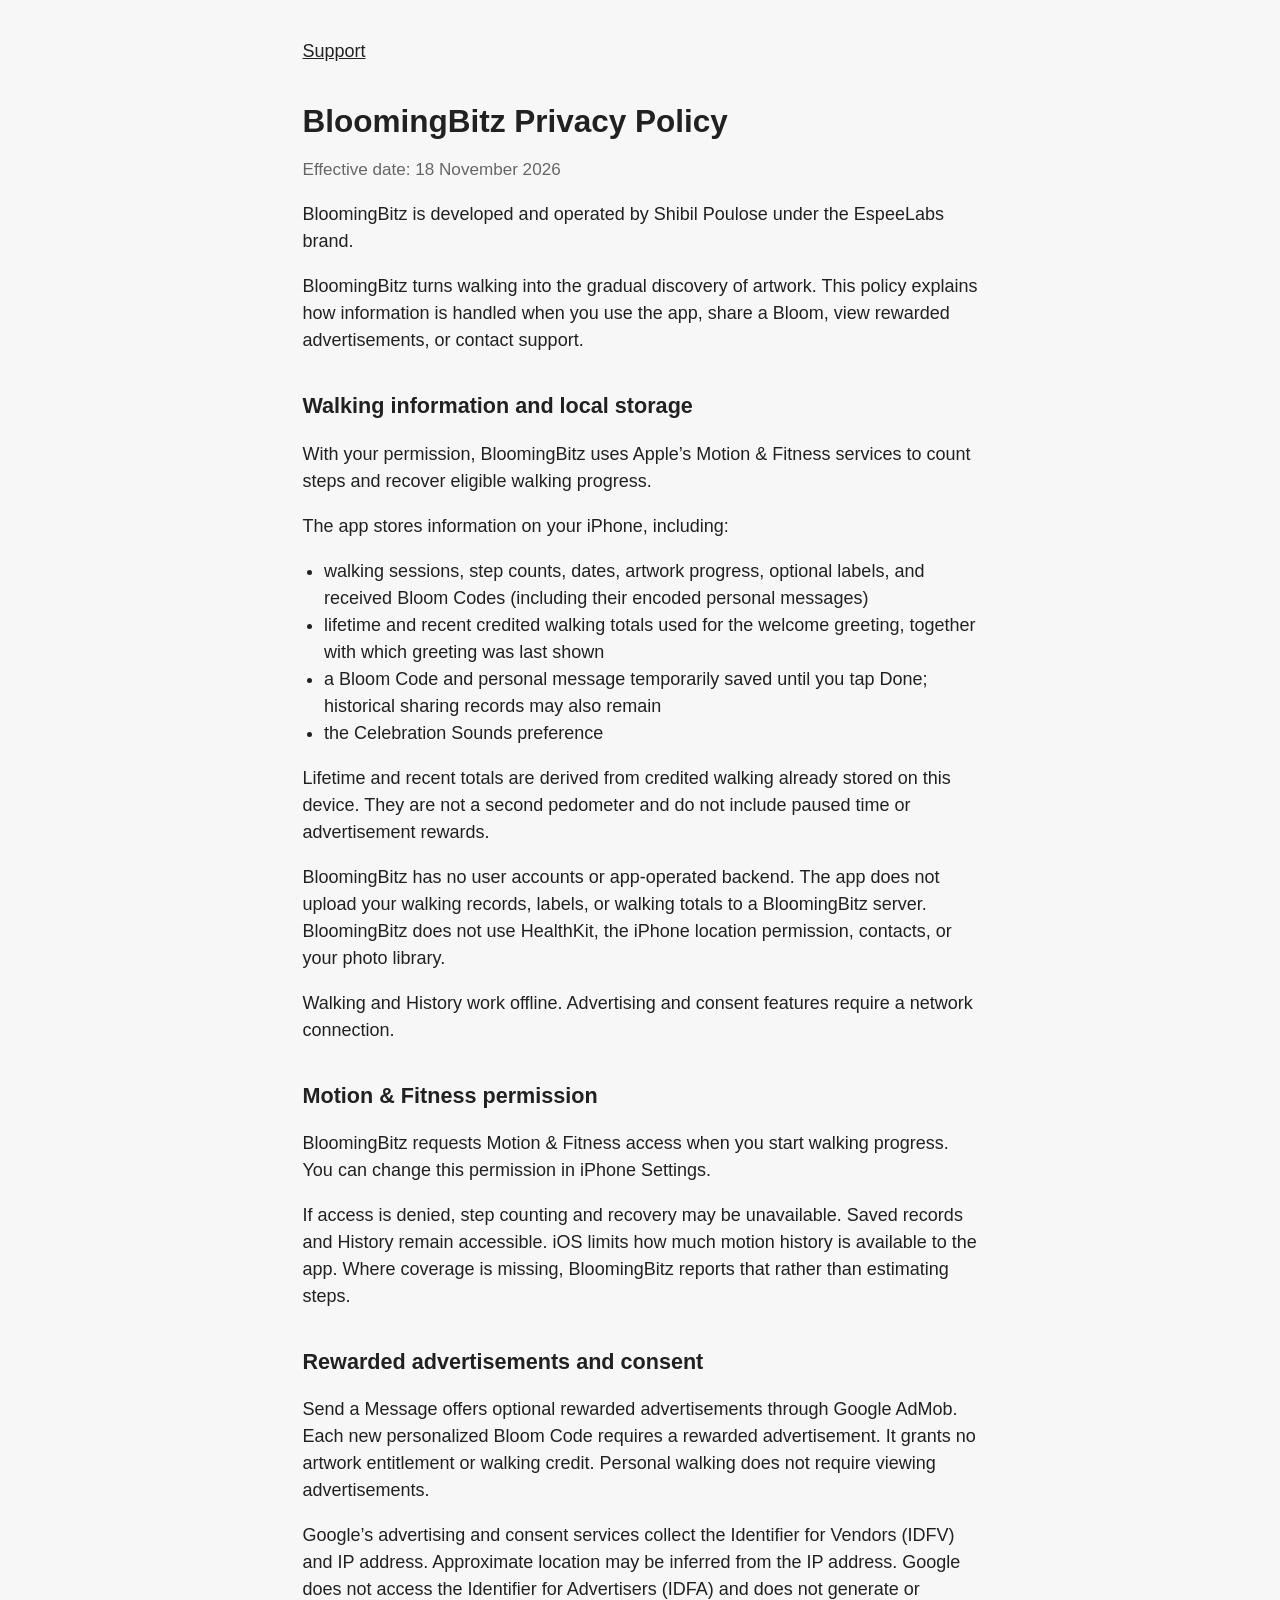
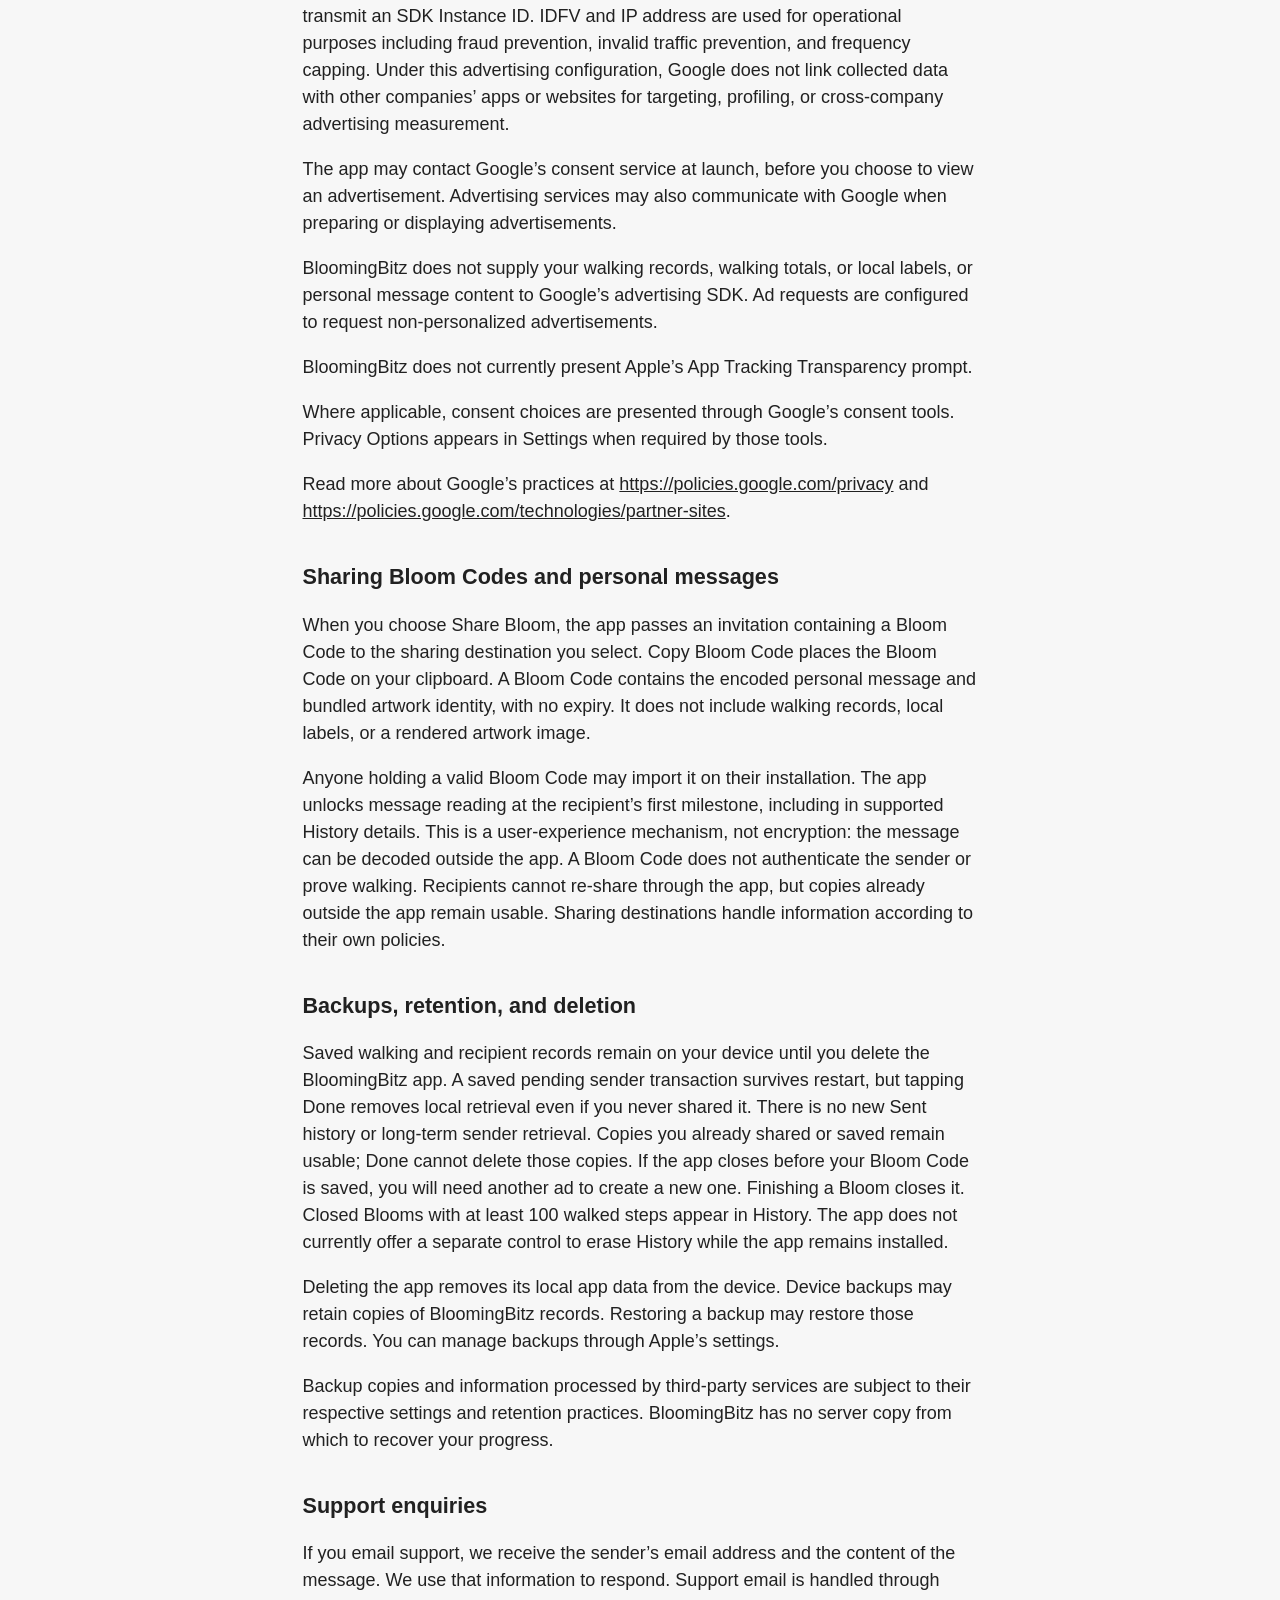
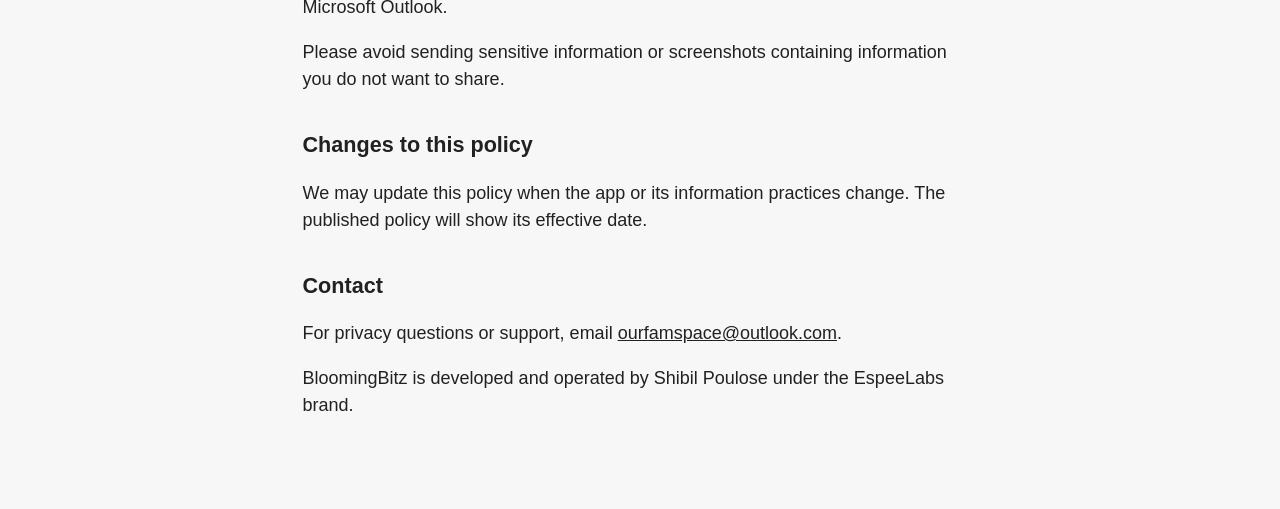
<file: bloomingbitz/privacy/index.html>
<!DOCTYPE html>
<html lang="en">
<head>
  <meta charset="utf-8">
  <meta name="viewport" content="width=device-width, initial-scale=1">
  <title>BloomingBitz Privacy Policy</title>
  <link rel="canonical" href="https://espeelabs.com/bloomingbitz/privacy/">
  <meta property="og:url" content="https://espeelabs.com/bloomingbitz/privacy/">
  <style>
    :root { color-scheme: light; --paper: #f7f7f7; --ink: #212121; --muted: #666; }
    * { box-sizing: border-box; }
    html { font-size: 112.5%; }
    body {
      margin: 0;
      font-family: -apple-system, BlinkMacSystemFont, "Segoe UI", Helvetica, Arial, sans-serif;
      line-height: 1.5;
      color: var(--ink);
      background: var(--paper);
    }
    main { max-width: 40rem; margin: 0 auto; padding: 1.5rem 1.25rem 4rem; }
    h1 { font-size: 1.75rem; line-height: 1.2; margin: 0 0 0.5rem; }
    h2 { font-size: 1.2rem; margin: 2rem 0 0.75rem; }
    p, li { overflow-wrap: anywhere; }
    .meta { color: var(--muted); font-size: 0.95rem; }
    ul { padding-left: 1.2rem; }
    a { color: var(--ink); }
    nav { margin-bottom: 1.5rem; }
    nav a { display: inline-block; min-height: 44px; padding: 0.6rem 0.85rem 0.6rem 0; }
  </style>
</head>
<body>
  <main>
    <nav>
      <a href="/bloomingbitz/support/">Support</a>
    </nav>
    <h1>BloomingBitz Privacy Policy</h1>
    <p class="meta">Effective date: 18 November 2026</p>

    <p>BloomingBitz is developed and operated by Shibil Poulose under the EspeeLabs brand.</p>
    <p>BloomingBitz turns walking into the gradual discovery of artwork. This policy explains how information is handled when you use the app, share a Bloom, view rewarded advertisements, or contact support.</p>

    <h2>Walking information and local storage</h2>
    <p>With your permission, BloomingBitz uses Apple’s Motion &amp; Fitness services to count steps and recover eligible walking progress.</p>
    <p>The app stores information on your iPhone, including:</p>
    <ul>
      <li>walking sessions, step counts, dates, artwork progress, optional labels, and received Bloom Codes (including their encoded personal messages)</li>
      <li>lifetime and recent credited walking totals used for the welcome greeting, together with which greeting was last shown</li>
      <li>a Bloom Code and personal message temporarily saved until you tap Done; historical sharing records may also remain</li>
      <li>the Celebration Sounds preference</li>
    </ul>
    <p>Lifetime and recent totals are derived from credited walking already stored on this device. They are not a second pedometer and do not include paused time or advertisement rewards.</p>
    <p>BloomingBitz has no user accounts or app-operated backend. The app does not upload your walking records, labels, or walking totals to a BloomingBitz server. BloomingBitz does not use HealthKit, the iPhone location permission, contacts, or your photo library.</p>
    <p>Walking and History work offline. Advertising and consent features require a network connection.</p>

    <h2>Motion &amp; Fitness permission</h2>
    <p>BloomingBitz requests Motion &amp; Fitness access when you start walking progress. You can change this permission in iPhone Settings.</p>
    <p>If access is denied, step counting and recovery may be unavailable. Saved records and History remain accessible. iOS limits how much motion history is available to the app. Where coverage is missing, BloomingBitz reports that rather than estimating steps.</p>

    <h2>Rewarded advertisements and consent</h2>
    <p>Send a Message offers optional rewarded advertisements through Google AdMob. Each new personalized Bloom Code requires a rewarded advertisement. It grants no artwork entitlement or walking credit. Personal walking does not require viewing advertisements.</p>
    <p>Google’s advertising and consent services collect the Identifier for Vendors (IDFV) and IP address. Approximate location may be inferred from the IP address. Google does not access the Identifier for Advertisers (IDFA) and does not generate or transmit an SDK Instance ID. IDFV and IP address are used for operational purposes including fraud prevention, invalid traffic prevention, and frequency capping. Under this advertising configuration, Google does not link collected data with other companies’ apps or websites for targeting, profiling, or cross-company advertising measurement.</p>
    <p>The app may contact Google’s consent service at launch, before you choose to view an advertisement. Advertising services may also communicate with Google when preparing or displaying advertisements.</p>
    <p>BloomingBitz does not supply your walking records, walking totals, or local labels, or personal message content to Google’s advertising SDK. Ad requests are configured to request non-personalized advertisements.</p>
    <p>BloomingBitz does not currently present Apple’s App Tracking Transparency prompt.</p>
    <p>Where applicable, consent choices are presented through Google’s consent tools. Privacy Options appears in Settings when required by those tools.</p>
    <p>Read more about Google’s practices at <a href="https://policies.google.com/privacy">https://policies.google.com/privacy</a> and <a href="https://policies.google.com/technologies/partner-sites">https://policies.google.com/technologies/partner-sites</a>.</p>

    <h2>Sharing Bloom Codes and personal messages</h2>
    <p>When you choose Share Bloom, the app passes an invitation containing a Bloom Code to the sharing destination you select. Copy Bloom Code places the Bloom Code on your clipboard. A Bloom Code contains the encoded personal message and bundled artwork identity, with no expiry. It does not include walking records, local labels, or a rendered artwork image.</p>
    <p>Anyone holding a valid Bloom Code may import it on their installation. The app unlocks message reading at the recipient’s first milestone, including in supported History details. This is a user-experience mechanism, not encryption: the message can be decoded outside the app. A Bloom Code does not authenticate the sender or prove walking. Recipients cannot re-share through the app, but copies already outside the app remain usable. Sharing destinations handle information according to their own policies.</p>

    <h2>Backups, retention, and deletion</h2>
    <p>Saved walking and recipient records remain on your device until you delete the BloomingBitz app. A saved pending sender transaction survives restart, but tapping Done removes local retrieval even if you never shared it. There is no new Sent history or long-term sender retrieval. Copies you already shared or saved remain usable; Done cannot delete those copies. If the app closes before your Bloom Code is saved, you will need another ad to create a new one. Finishing a Bloom closes it. Closed Blooms with at least 100 walked steps appear in History. The app does not currently offer a separate control to erase History while the app remains installed.</p>
    <p>Deleting the app removes its local app data from the device. Device backups may retain copies of BloomingBitz records. Restoring a backup may restore those records. You can manage backups through Apple’s settings.</p>
    <p>Backup copies and information processed by third-party services are subject to their respective settings and retention practices. BloomingBitz has no server copy from which to recover your progress.</p>

    <h2>Support enquiries</h2>
    <p>If you email support, we receive the sender’s email address and the content of the message. We use that information to respond. Support email is handled through Microsoft Outlook.</p>
    <p>Please avoid sending sensitive information or screenshots containing information you do not want to share.</p>

    <h2>Changes to this policy</h2>
    <p>We may update this policy when the app or its information practices change. The published policy will show its effective date.</p>

    <h2>Contact</h2>
    <p>For privacy questions or support, email <a href="mailto:ourfamspace@outlook.com">ourfamspace@outlook.com</a>.</p>
    <p>BloomingBitz is developed and operated by Shibil Poulose under the EspeeLabs brand.</p>
  </main>
</body>
</html>
</file>
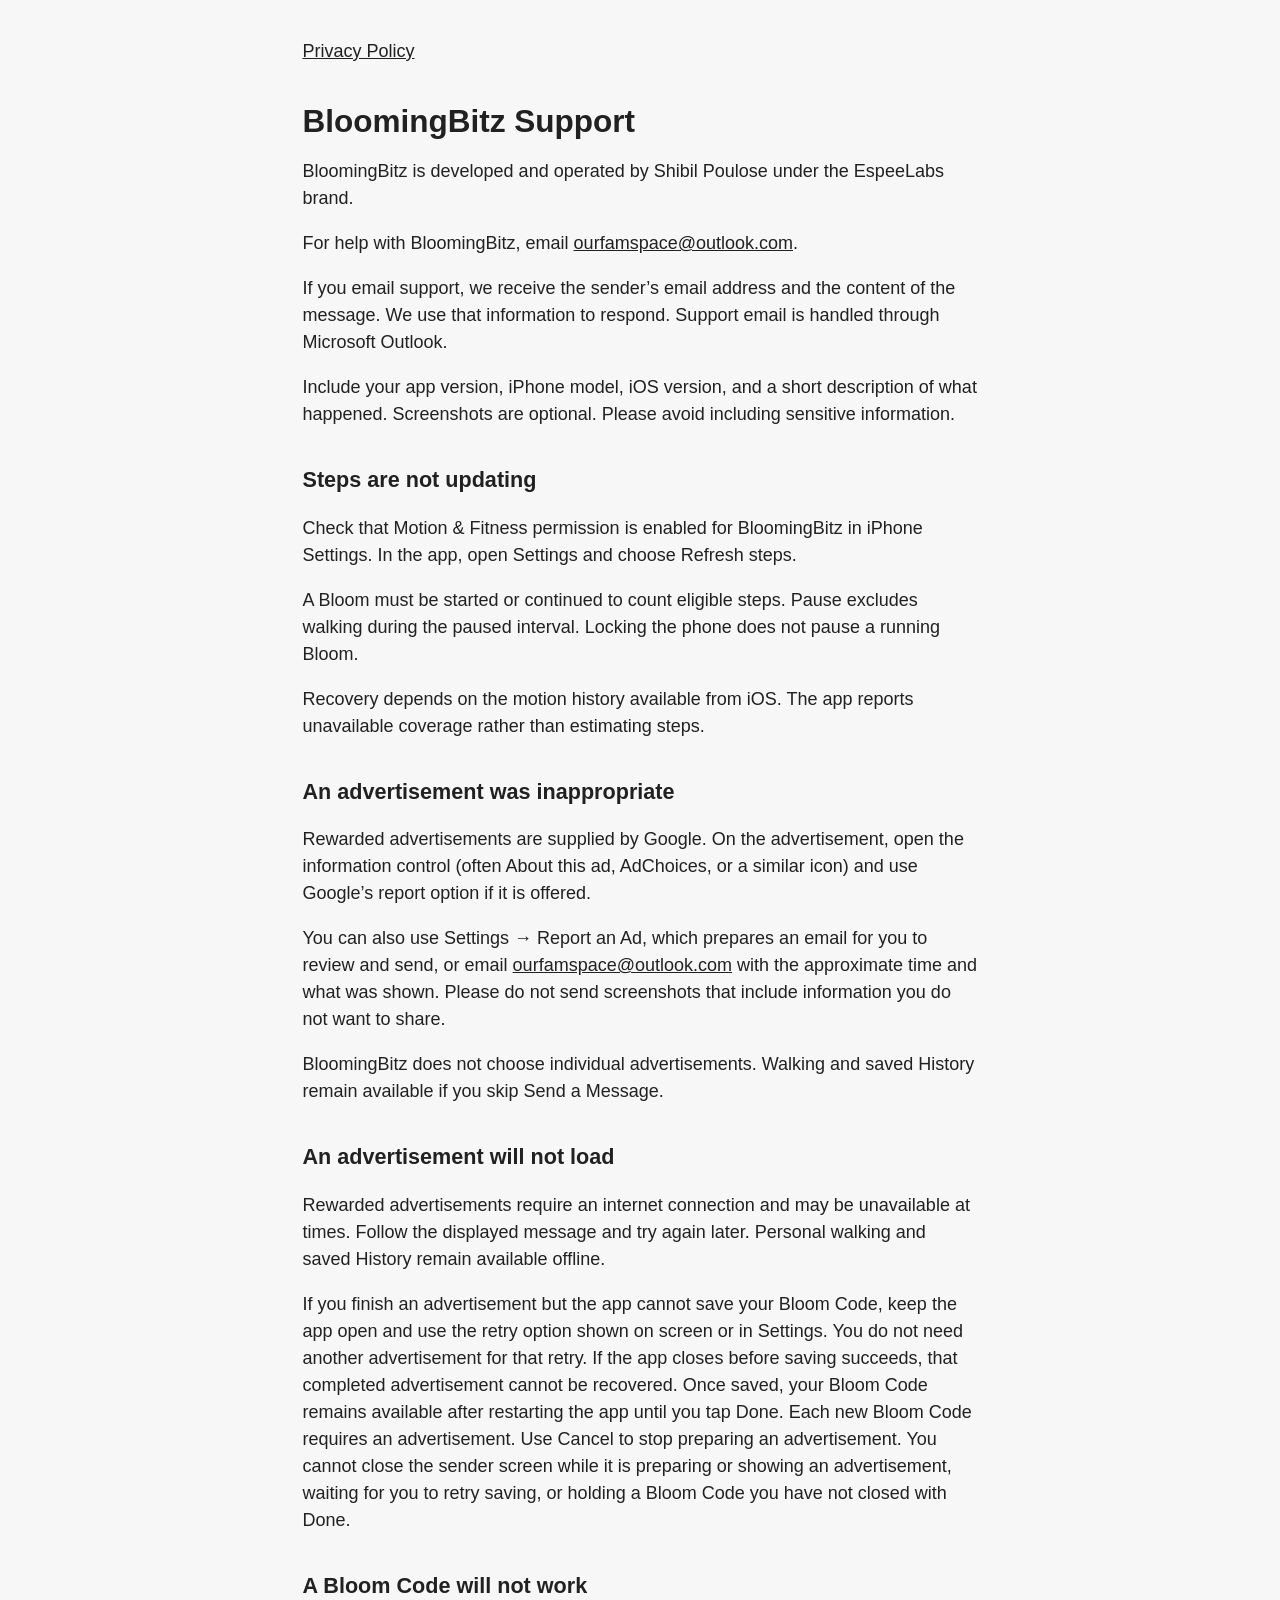
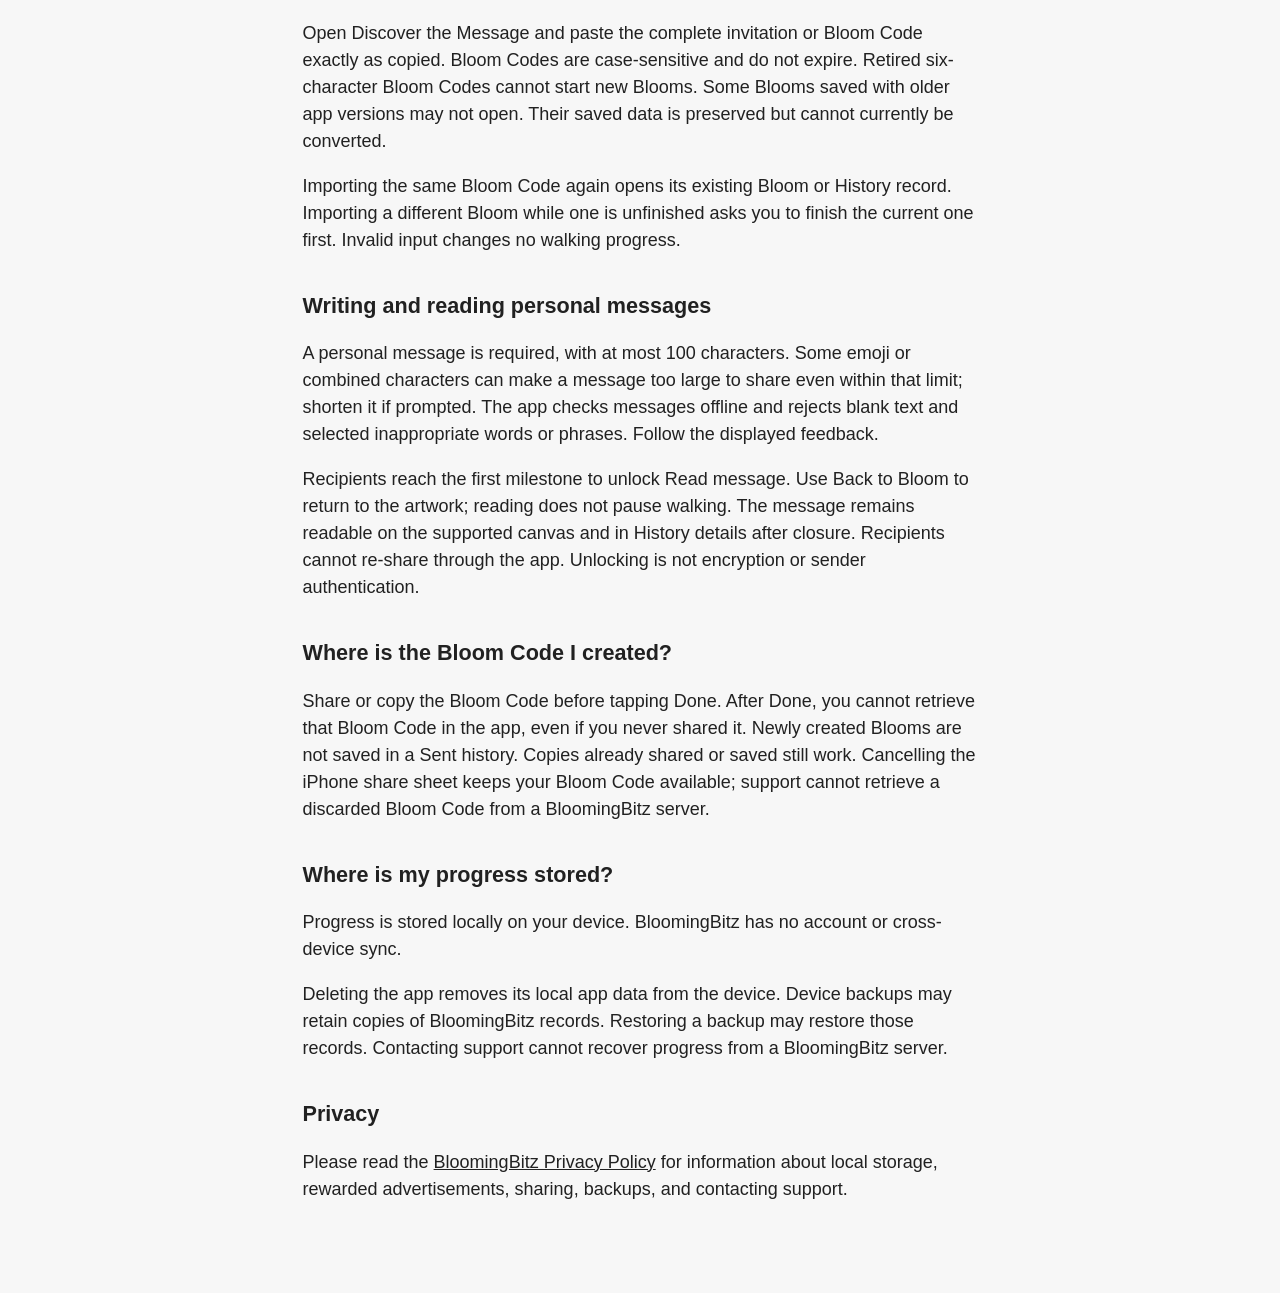
<file: bloomingbitz/support/index.html>
<!DOCTYPE html>
<html lang="en">
<head>
  <meta charset="utf-8">
  <meta name="viewport" content="width=device-width, initial-scale=1">
  <title>BloomingBitz Support</title>
  <link rel="canonical" href="https://espeelabs.com/bloomingbitz/support/">
  <meta property="og:url" content="https://espeelabs.com/bloomingbitz/support/">
  <style>
    :root { color-scheme: light; --paper: #f7f7f7; --ink: #212121; --muted: #666; }
    * { box-sizing: border-box; }
    html { font-size: 112.5%; }
    body {
      margin: 0;
      font-family: -apple-system, BlinkMacSystemFont, "Segoe UI", Helvetica, Arial, sans-serif;
      line-height: 1.5;
      color: var(--ink);
      background: var(--paper);
    }
    main { max-width: 40rem; margin: 0 auto; padding: 1.5rem 1.25rem 4rem; }
    h1 { font-size: 1.75rem; line-height: 1.2; margin: 0 0 0.5rem; }
    h2 { font-size: 1.2rem; margin: 2rem 0 0.75rem; }
    p, li { overflow-wrap: anywhere; }
    .meta { color: var(--muted); font-size: 0.95rem; }
    a { color: var(--ink); }
    nav { margin-bottom: 1.5rem; }
    nav a { display: inline-block; min-height: 44px; padding: 0.6rem 0.85rem 0.6rem 0; }
  </style>
</head>
<body>
  <main>
    <nav>
      <a href="/bloomingbitz/privacy/">Privacy Policy</a>
    </nav>
    <h1>BloomingBitz Support</h1>
    <p>BloomingBitz is developed and operated by Shibil Poulose under the EspeeLabs brand.</p>
    <p>For help with BloomingBitz, email <a href="mailto:ourfamspace@outlook.com">ourfamspace@outlook.com</a>.</p>
    <p>If you email support, we receive the sender’s email address and the content of the message. We use that information to respond. Support email is handled through Microsoft Outlook.</p>
    <p>Include your app version, iPhone model, iOS version, and a short description of what happened. Screenshots are optional. Please avoid including sensitive information.</p>

    <h2>Steps are not updating</h2>
    <p>Check that Motion &amp; Fitness permission is enabled for BloomingBitz in iPhone Settings. In the app, open Settings and choose Refresh steps.</p>
    <p>A Bloom must be started or continued to count eligible steps. Pause excludes walking during the paused interval. Locking the phone does not pause a running Bloom.</p>
    <p>Recovery depends on the motion history available from iOS. The app reports unavailable coverage rather than estimating steps.</p>

    <h2>An advertisement was inappropriate</h2>
    <p>Rewarded advertisements are supplied by Google. On the advertisement, open the information control (often About this ad, AdChoices, or a similar icon) and use Google’s report option if it is offered.</p>
    <p>You can also use Settings → Report an Ad, which prepares an email for you to review and send, or email <a href="mailto:ourfamspace@outlook.com">ourfamspace@outlook.com</a> with the approximate time and what was shown. Please do not send screenshots that include information you do not want to share.</p>
    <p>BloomingBitz does not choose individual advertisements. Walking and saved History remain available if you skip Send a Message.</p>

    <h2>An advertisement will not load</h2>
    <p>Rewarded advertisements require an internet connection and may be unavailable at times. Follow the displayed message and try again later. Personal walking and saved History remain available offline.</p>
    <p>If you finish an advertisement but the app cannot save your Bloom Code, keep the app open and use the retry option shown on screen or in Settings. You do not need another advertisement for that retry. If the app closes before saving succeeds, that completed advertisement cannot be recovered. Once saved, your Bloom Code remains available after restarting the app until you tap Done. Each new Bloom Code requires an advertisement. Use Cancel to stop preparing an advertisement. You cannot close the sender screen while it is preparing or showing an advertisement, waiting for you to retry saving, or holding a Bloom Code you have not closed with Done.</p>

    <h2>A Bloom Code will not work</h2>
    <p>Open Discover the Message and paste the complete invitation or Bloom Code exactly as copied. Bloom Codes are case-sensitive and do not expire. Retired six-character Bloom Codes cannot start new Blooms. Some Blooms saved with older app versions may not open. Their saved data is preserved but cannot currently be converted.</p>
    <p>Importing the same Bloom Code again opens its existing Bloom or History record. Importing a different Bloom while one is unfinished asks you to finish the current one first. Invalid input changes no walking progress.</p>

    <h2>Writing and reading personal messages</h2>
    <p>A personal message is required, with at most 100 characters. Some emoji or combined characters can make a message too large to share even within that limit; shorten it if prompted. The app checks messages offline and rejects blank text and selected inappropriate words or phrases. Follow the displayed feedback.</p>
    <p>Recipients reach the first milestone to unlock Read message. Use Back to Bloom to return to the artwork; reading does not pause walking. The message remains readable on the supported canvas and in History details after closure. Recipients cannot re-share through the app. Unlocking is not encryption or sender authentication.</p>

    <h2>Where is the Bloom Code I created?</h2>
    <p>Share or copy the Bloom Code before tapping Done. After Done, you cannot retrieve that Bloom Code in the app, even if you never shared it. Newly created Blooms are not saved in a Sent history. Copies already shared or saved still work. Cancelling the iPhone share sheet keeps your Bloom Code available; support cannot retrieve a discarded Bloom Code from a BloomingBitz server.</p>

    <h2>Where is my progress stored?</h2>
    <p>Progress is stored locally on your device. BloomingBitz has no account or cross-device sync.</p>
    <p>Deleting the app removes its local app data from the device. Device backups may retain copies of BloomingBitz records. Restoring a backup may restore those records. Contacting support cannot recover progress from a BloomingBitz server.</p>

    <h2>Privacy</h2>
    <p>Please read the <a href="/bloomingbitz/privacy/">BloomingBitz Privacy Policy</a> for information about local storage, rewarded advertisements, sharing, backups, and contacting support.</p>
  </main>
</body>
</html>
</file>
<file: bloomingbitz/b/invitation.css>
* { box-sizing: border-box; }
body { margin: 0; background: #f7f7f5; color: #222; font: 17px/1.6 system-ui, sans-serif; }
main { max-width: 660px; margin: auto; padding: 48px 24px; }
h1 { font-size: clamp(2rem, 7vw, 3rem); line-height: 1.15; letter-spacing: -.04em; }
h2 { font-size: 1.25rem; margin-top: 32px; }
button { background: #222; color: white; border: 0; border-radius: 28px; padding: 14px 24px; font: inherit; cursor: pointer; }
button:disabled { opacity: .5; cursor: default; }
a { color: inherit; }
textarea { width: 100%; padding: 12px; font-size: 16px; overflow-wrap: anywhere; }
:focus-visible { outline: 3px solid #8252ac; outline-offset: 4px; }
.privacy, footer { font-size: .875rem; margin-top: 32px; }
</file>
